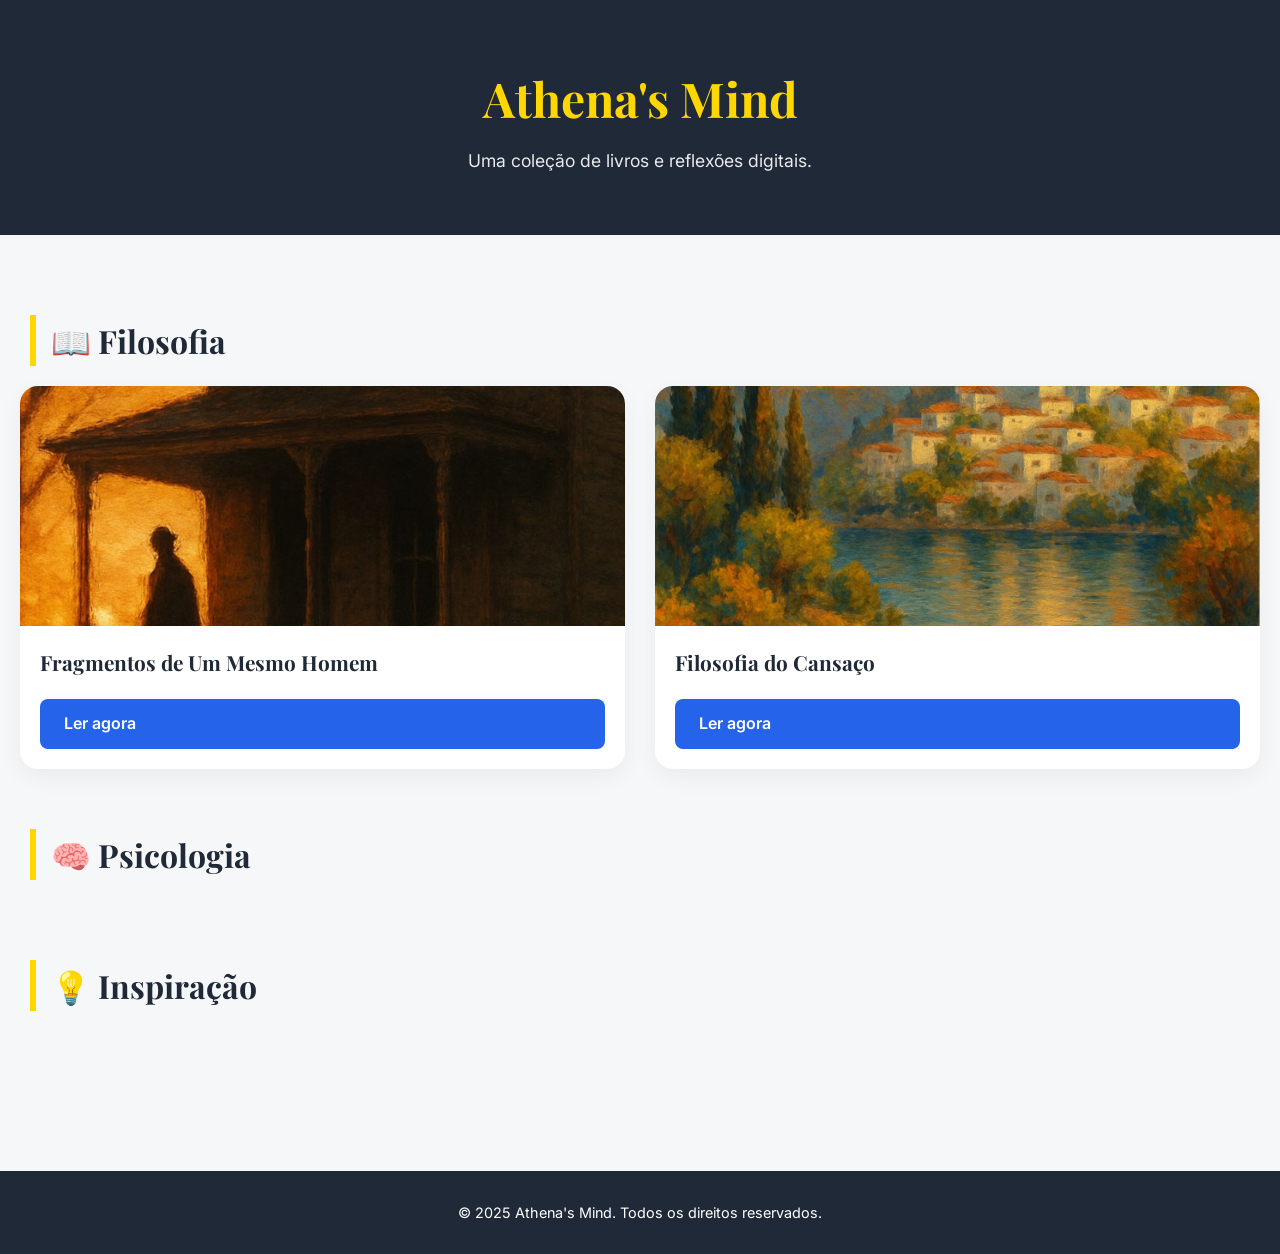
<file: index.html>
<!DOCTYPE html>
<html lang="pt-br">
<head>
  <meta charset="UTF-8" />
  <meta name="viewport" content="width=device-width, initial-scale=1.0" />
  <title>Athena's Mind</title>

  <!-- Fontes do Google -->
  <link href="https://fonts.googleapis.com/css2?family=Playfair+Display:wght@500;700&family=Inter:wght@400;600&display=swap" rel="stylesheet">

  <style>
    * {
      margin: 0;
      padding: 0;
      box-sizing: border-box;
    }

    body {
      font-family: 'Inter', sans-serif;
      background: #f6f7f9;
      color: #333;
      line-height: 1.6;
    }

    header {
      background: #1f2937;
      color: white;
      padding: 60px 20px;
      text-align: center;
    }

    header h1 {
      font-family: 'Playfair Display', serif;
      font-size: 3rem;
      margin-bottom: 10px;
      color: #FFD700; /* Dourado */
    }

    header p {
      font-size: 1.1rem;
      opacity: 0.9;
    }

    .container-principal {
      padding: 40px 20px;
      max-width: 1400px;
      margin: auto;
    }

    .categoria {
      margin-bottom: 60px;
    }

    .categoria-titulo {
      font-family: 'Playfair Display', serif;
      font-size: 2rem;
      color: #1f2937;
      margin: 40px 0 20px 10px;
      border-left: 6px solid #FFD700;
      padding-left: 15px;
    }

    .container {
      display: grid;
      grid-template-columns: repeat(auto-fit, minmax(280px, 1fr));
      gap: 30px;
    }

    .livro {
      background: white;
      border-radius: 18px;
      box-shadow: 0 8px 24px rgba(0, 0, 0, 0.05);
      transition: transform 0.3s ease, box-shadow 0.3s ease;
      overflow: hidden;
      display: flex;
      flex-direction: column;
      justify-content: space-between;
    }

    .livro:hover {
      transform: translateY(-5px);
      box-shadow: 0 12px 28px rgba(0, 0, 0, 0.1);
    }

    .livro img {
      width: 100%;
      height: 240px;
      object-fit: cover;
    }

    .livro h2 {
      font-family: 'Playfair Display', serif;
      font-size: 1.3rem;
      padding: 20px 20px 0;
      color: #1f2937;
    }

    .botao {
      margin: 20px;
      padding: 12px 24px;
      background-color: #2563eb;
      color: white;
      border-radius: 8px;
      text-decoration: none;
      font-weight: 600;
      font-size: 1rem;
      transition: background 0.3s ease;
    }

    .botao:hover {
      background-color: #1d4ed8;
    }

    footer {
      text-align: center;
      padding: 30px 20px;
      background: #1f2937;
      color: white;
      font-size: 0.9rem;
      margin-top: 40px;
    }
  </style>
</head>

<body>

  <header>
    <h1>Athena's Mind</h1>
    <p>Uma coleção de livros e reflexões digitais.</p>
  </header>

  <main class="container-principal">

    <!-- Categoria: Filosofia -->
    <section class="categoria">
      <h2 class="categoria-titulo">📖 Filosofia</h2>
      <div class="container">
        <div class="livro">
          <img src="capas/capa1.jpg" alt="Capa Fragmentos de Um Mesmo Homem">
          <h2>Fragmentos de Um Mesmo Homem</h2>
          <a class="botao" href="livros/fragmento.pdf" target="_blank">Ler agora</a>
        </div>

        <div class="livro">
          <img src="capas/capa2.jpg" alt="Capa Filosofia do Cansaço">
          <h2>Filosofia do Cansaço</h2>
          <a class="botao" href="livros/cansaço.pdf" target="_blank">Ler agora</a>
        </div>
      </div>
    </section>

    <!-- Categoria: Psicologia -->
    <section class="categoria">
      <h2 class="categoria-titulo">🧠 Psicologia</h2>
      <div class="container">
        <!-- Adicione livros de psicologia aqui -->
      </div>
    </section>

    <!-- Categoria: Inspiração -->
    <section class="categoria">
      <h2 class="categoria-titulo">💡 Inspiração</h2>
      <div class="container">
        <!-- Adicione livros de inspiração aqui -->
      </div>
    </section>

  </main>

  <footer>
    © 2025 Athena's Mind. Todos os direitos reservados.
  </footer>

</body>
</html>
</file>
